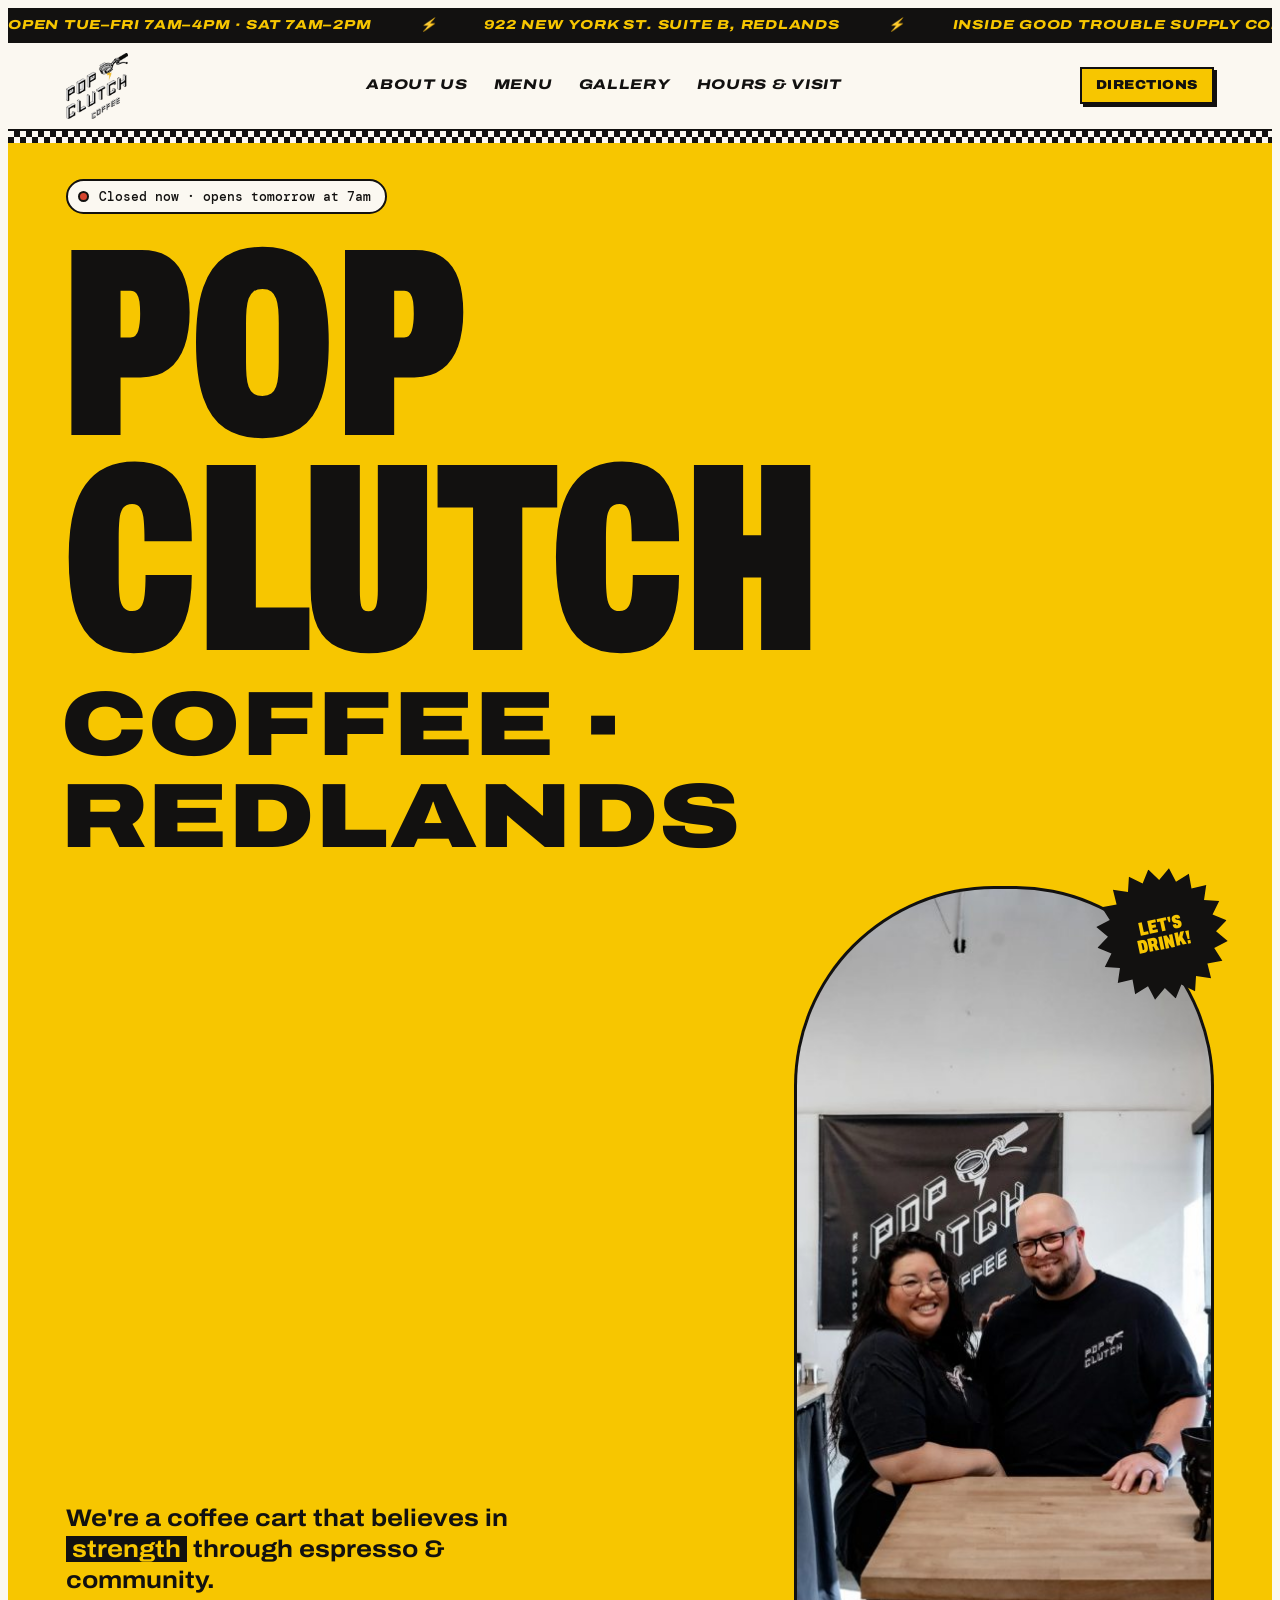
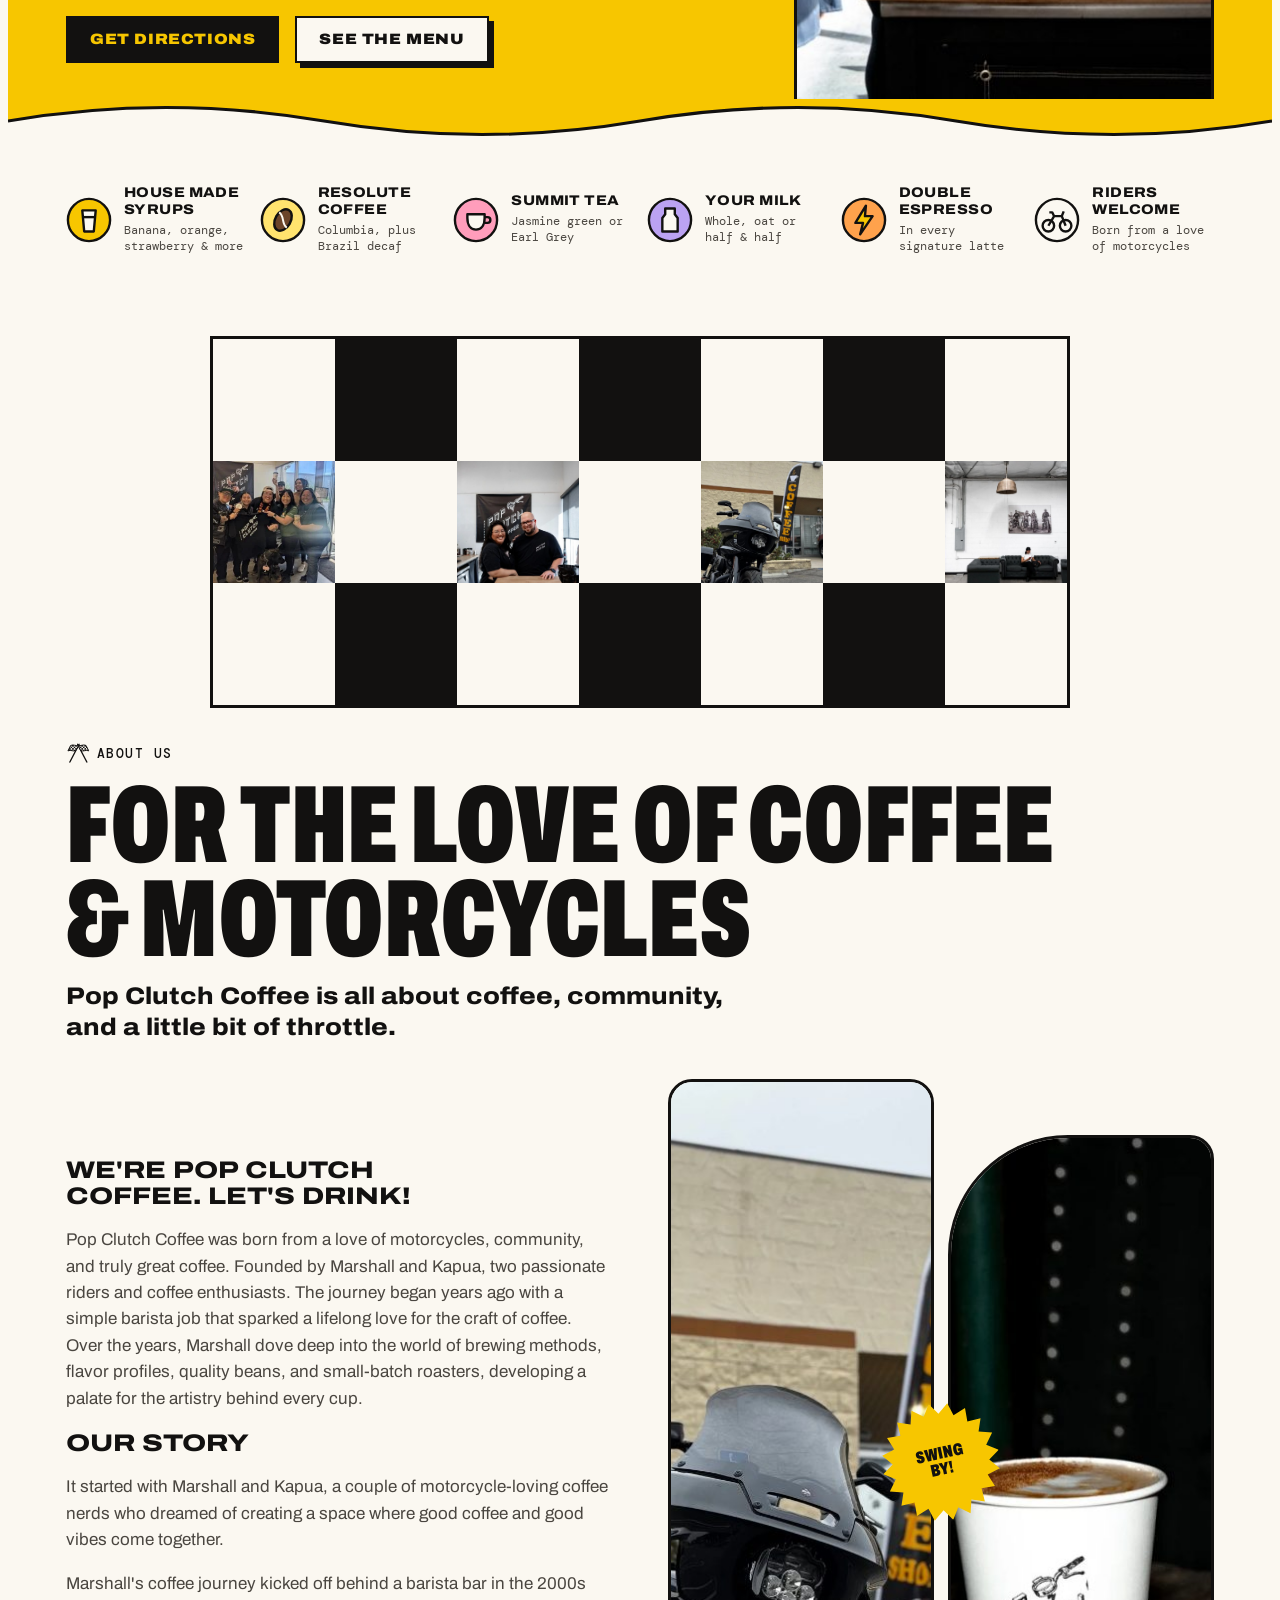
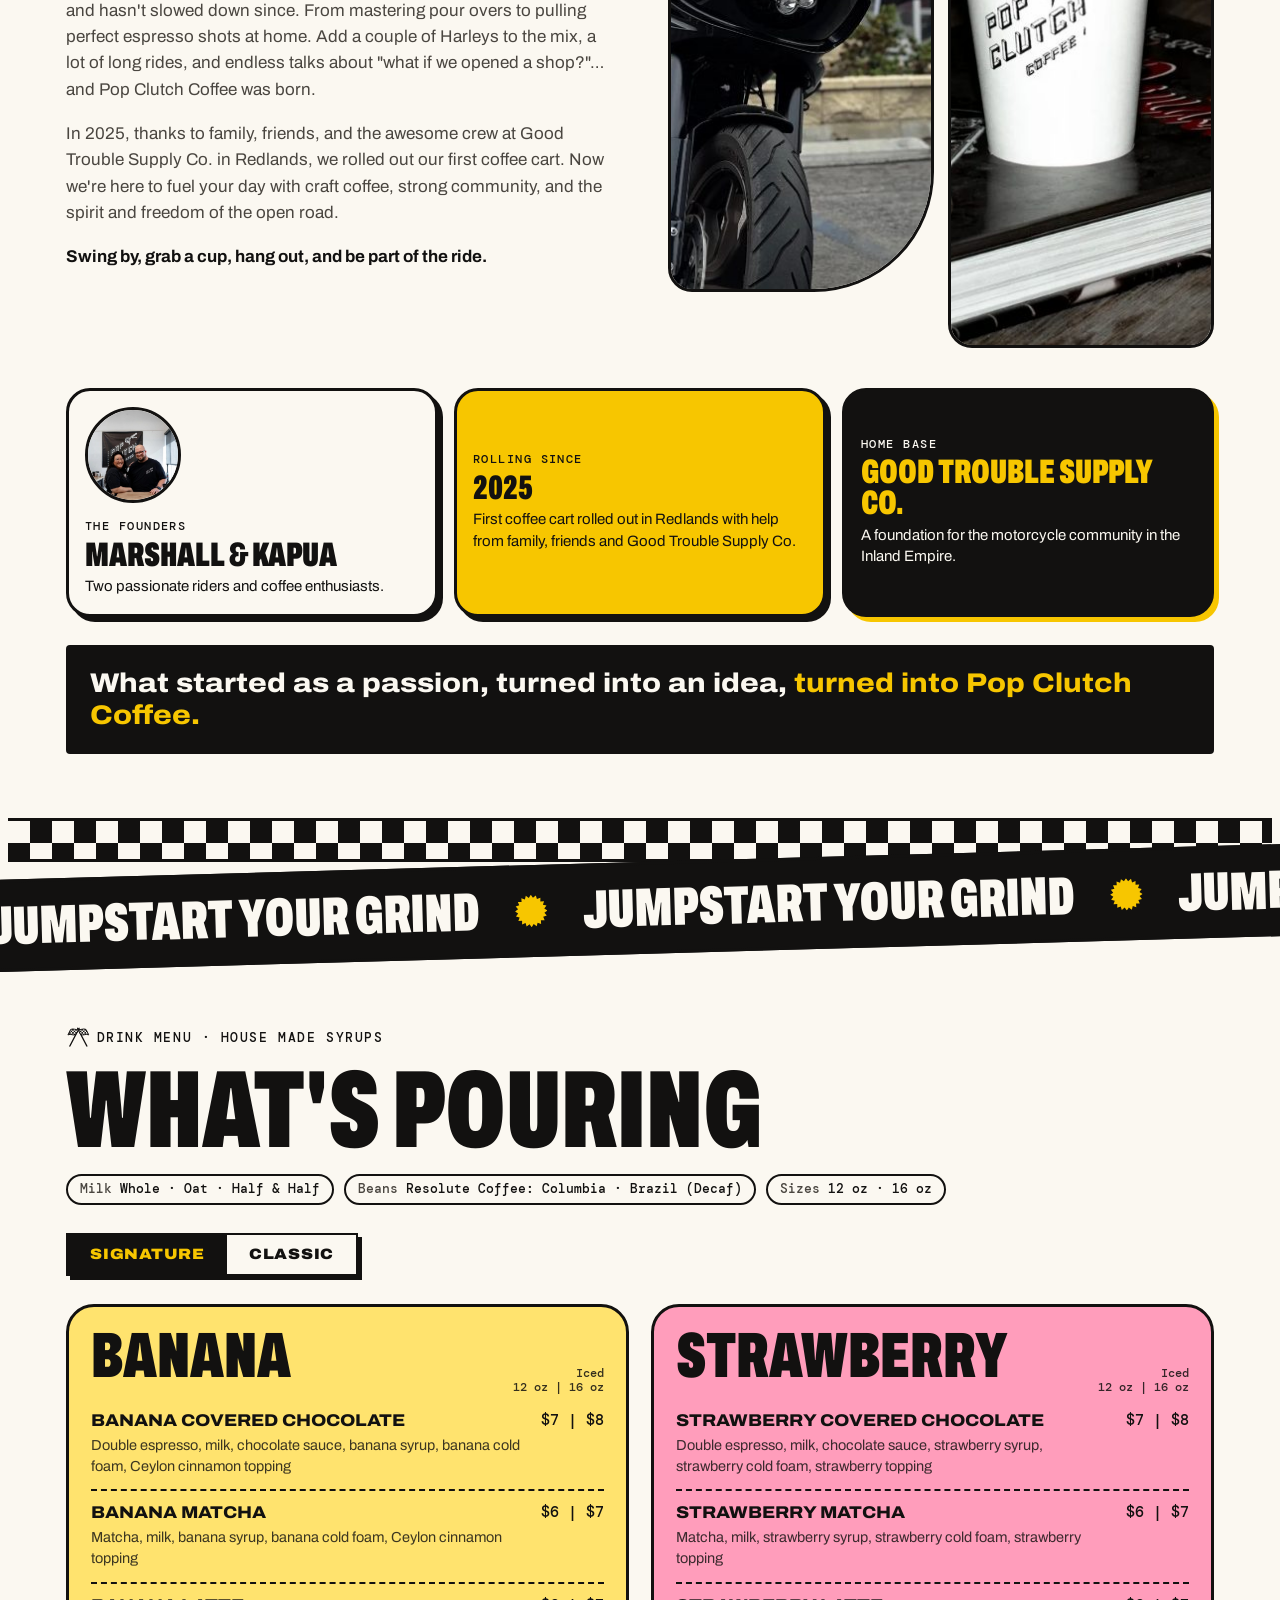
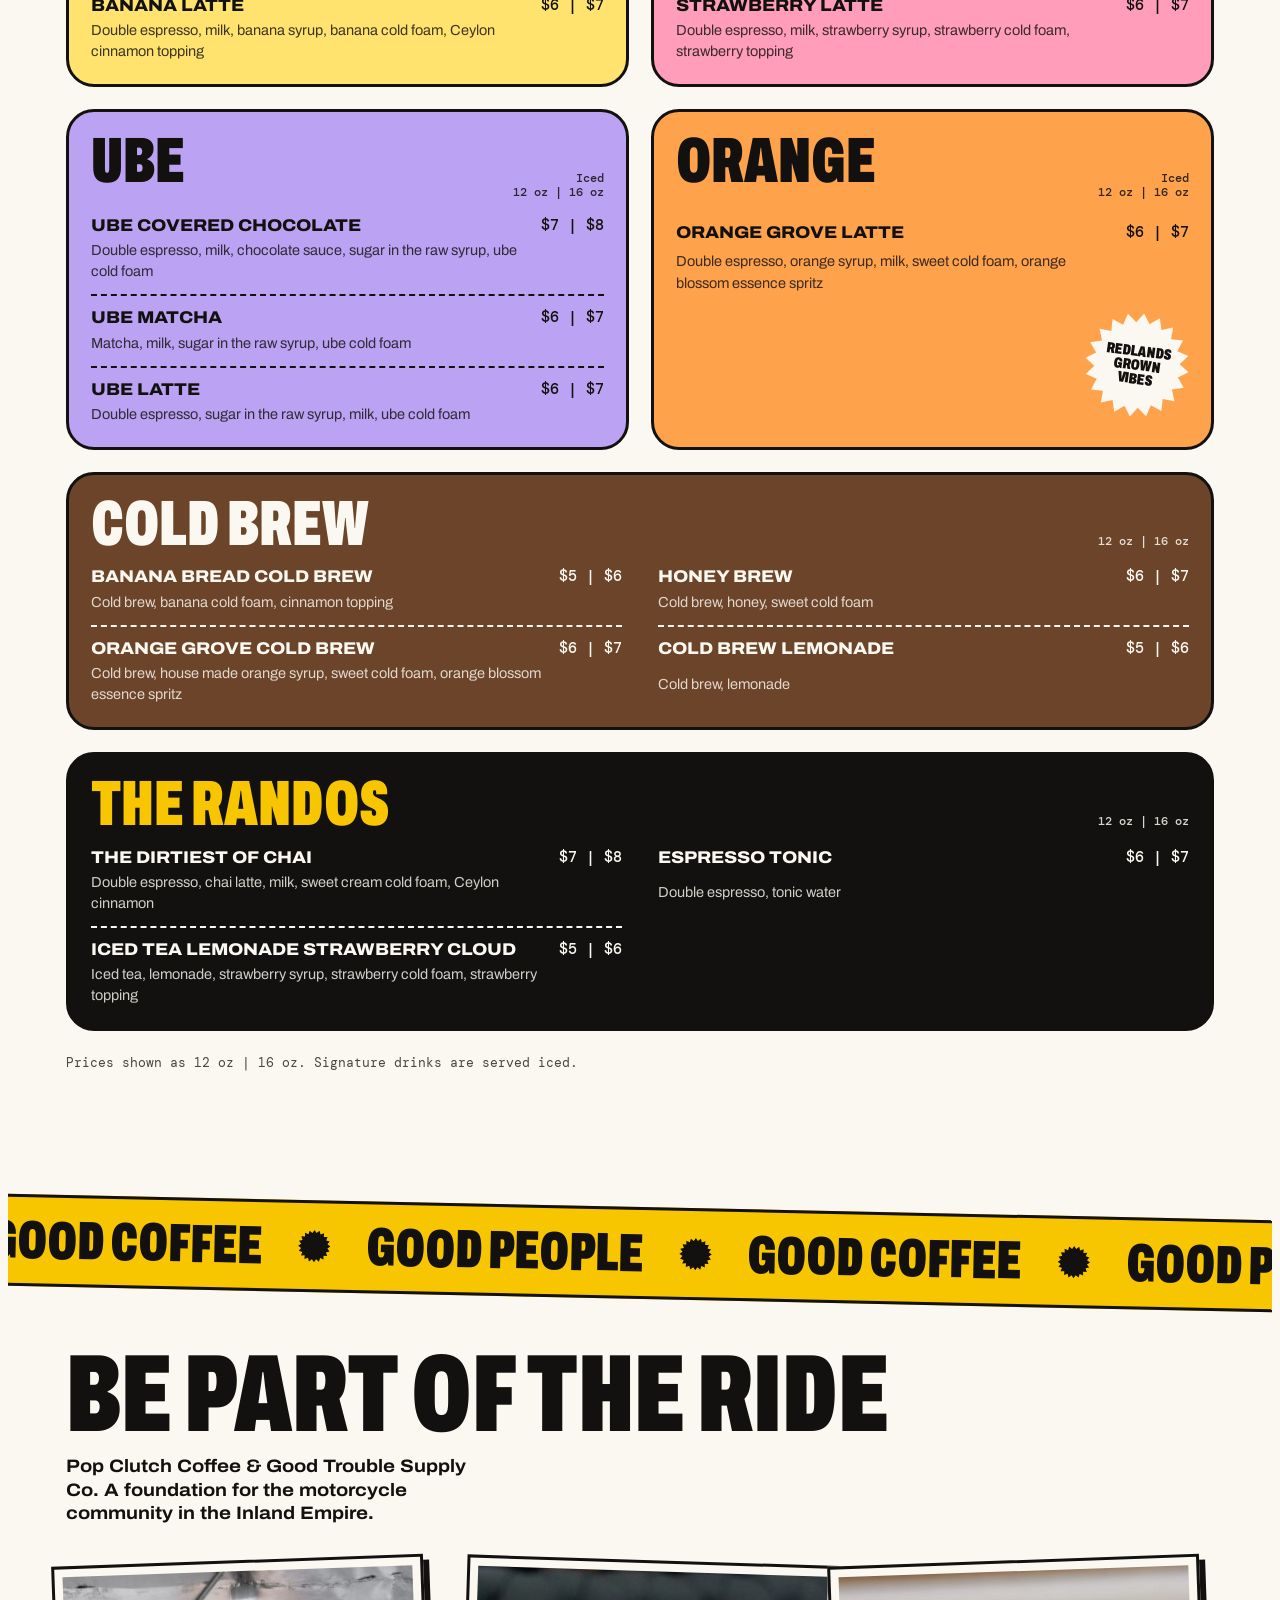
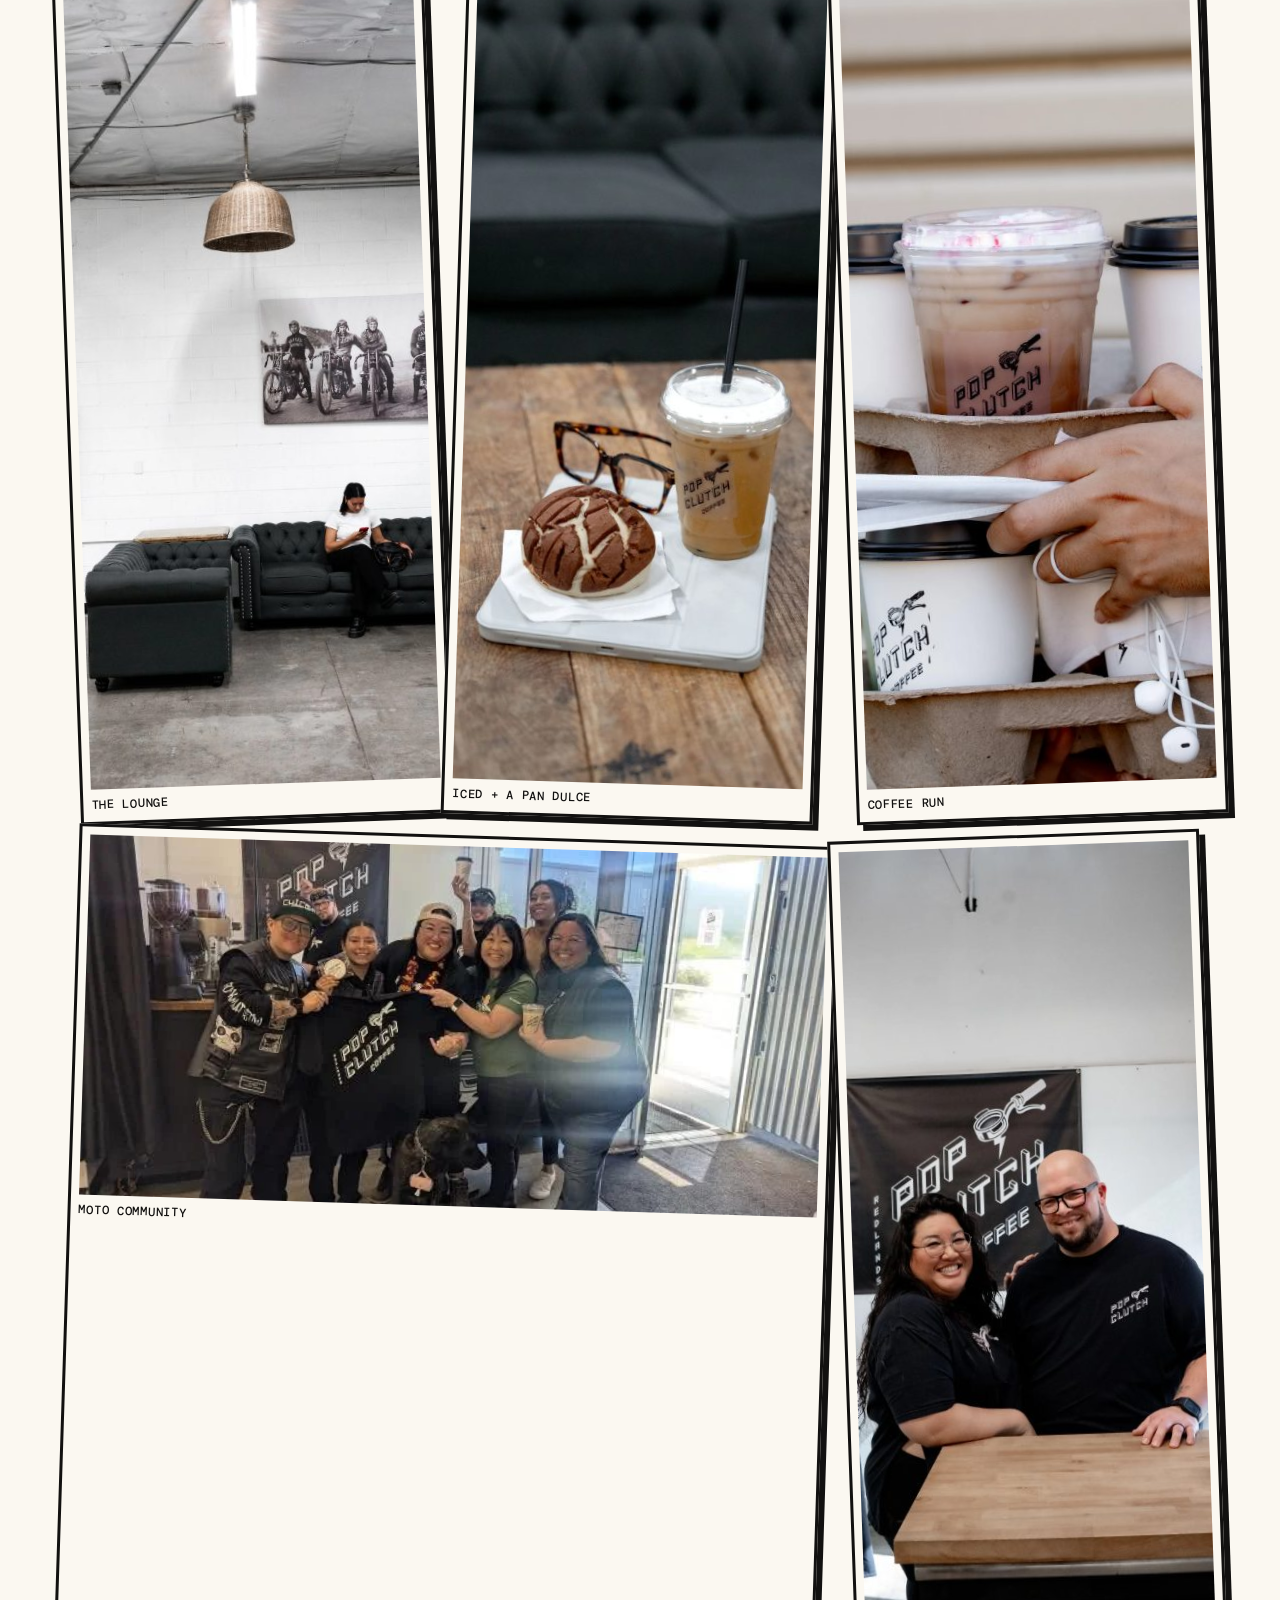
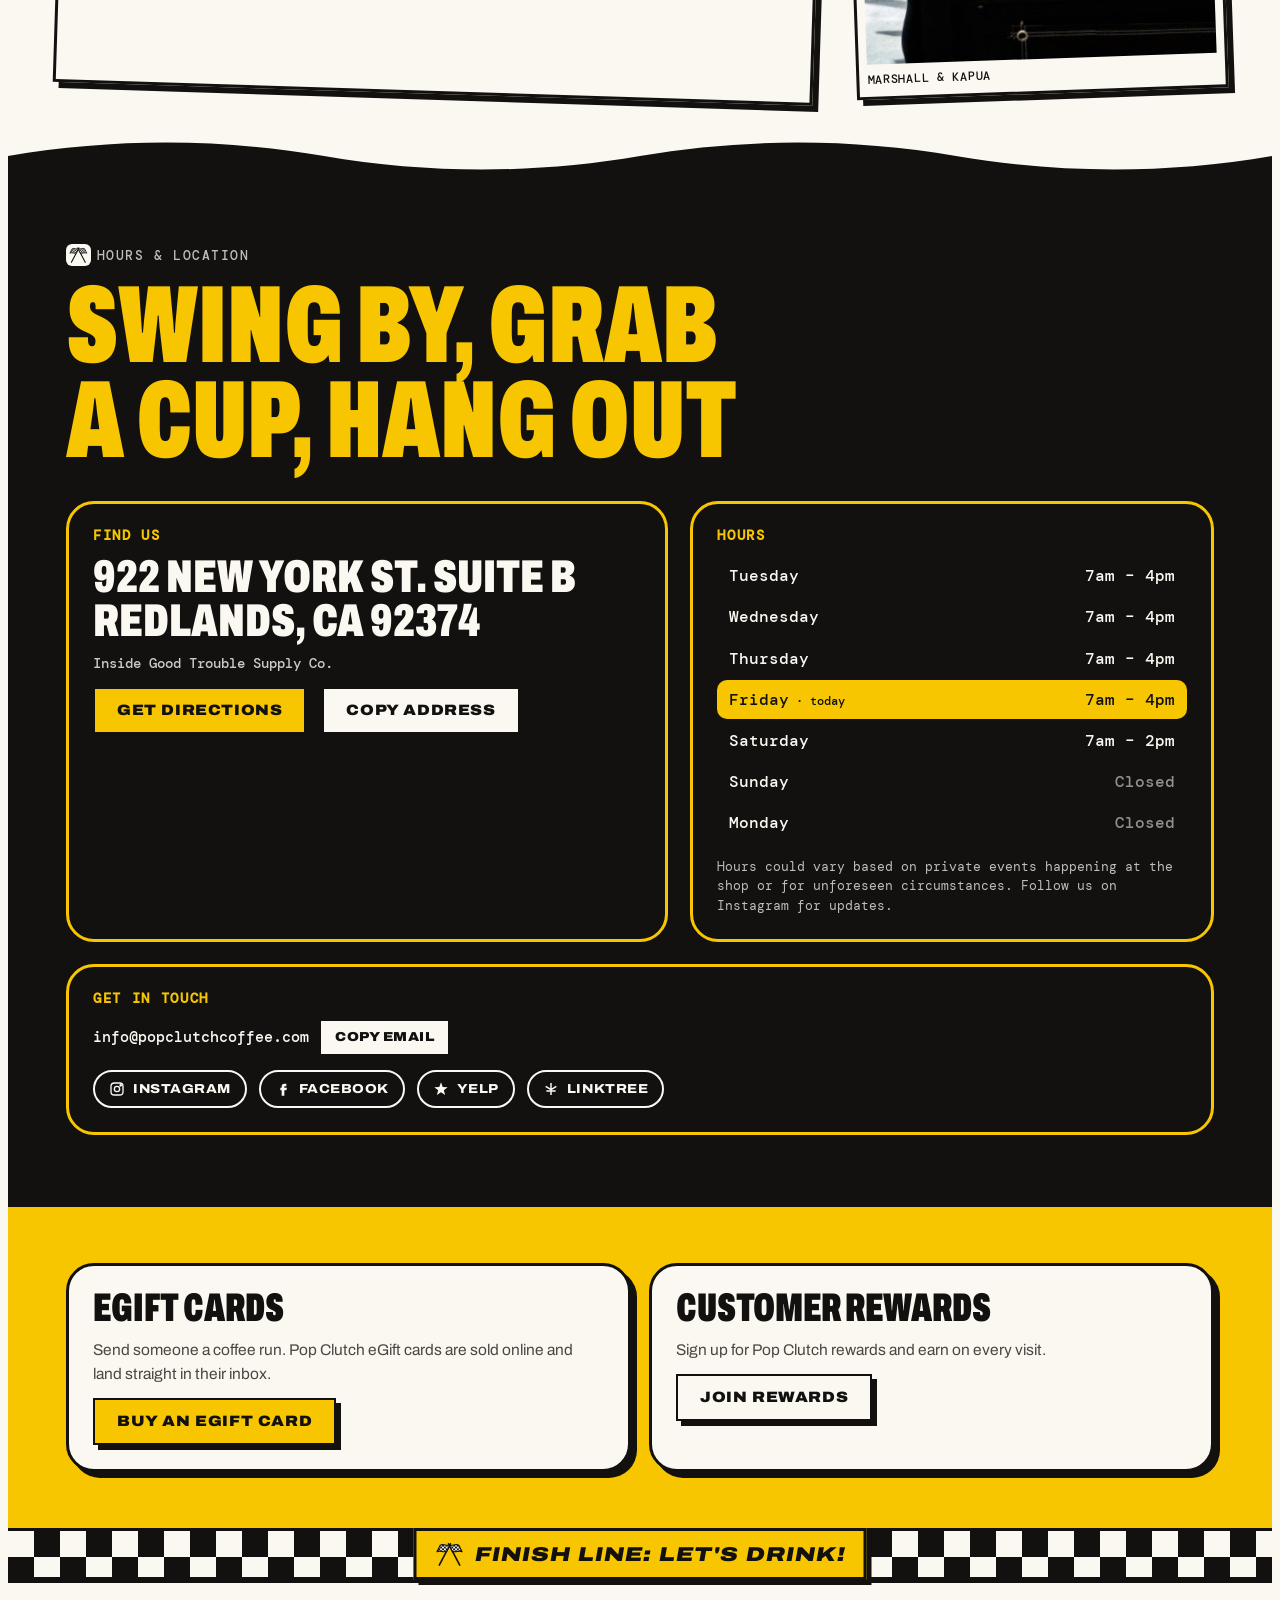
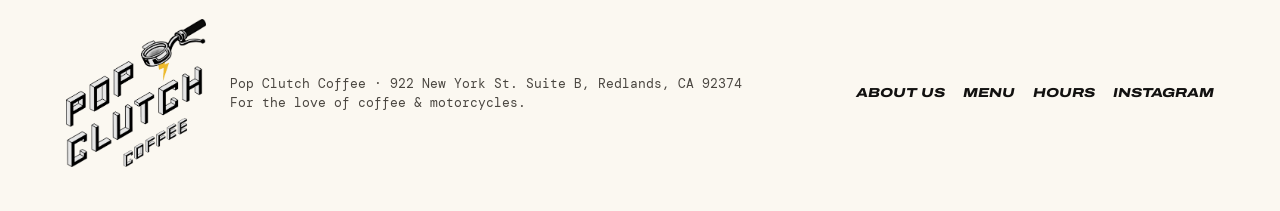
<file: index.html>
<!doctype html>
<html lang="en">
<head>
<meta charset="utf-8">
<meta name="viewport" content="width=device-width, initial-scale=1, viewport-fit=cover">
<title>Pop Clutch Coffee</title>
<meta name="description" content="Pop Clutch Coffee: motorcycle-inspired coffee bar inside Good Trouble Supply Co., 922 New York St. Suite B, Redlands, CA. Open Tuesday to Saturday.">
<link rel="preconnect" href="https://fonts.googleapis.com">
<link rel="preconnect" href="https://fonts.gstatic.com" crossorigin>
<link rel="stylesheet" href="https://fonts.googleapis.com/css2?family=Archivo:ital,wdth,wght@0,62..125,100..900;1,62..125,100..900&family=DM+Mono:wght@400;500&display=swap">
<style>
/* Layout: Fizz-style giant condensed type + sticker shapes and wavy section edges, Bubbly-style announcement ticker,
   italic wide nav and bold flavor-colored tiles. One committed brand look: paper white, ink black, Pop Clutch yellow. */
:root{
  color-scheme: light;
  --paper:#FBF8F1;      /* warm white ground */
  --ink:#121110;        /* logo black */
  --ink-soft:#4A4640;   /* body copy on paper */
  --yellow:#F7C600;     /* site + lightning bolt yellow */
  --yellow-deep:#E0A800;
  --line:#121110;
  --banana:#FFE36E; --straw:#FF9DBB; --ube:#BBA2F2; --orange:#FFA24C; --brew:#6B4429; --rando:#121110;
  --display:"Archivo", "Arial Narrow", "Helvetica Neue", Arial, sans-serif;
  --body:"Archivo", "Helvetica Neue", Arial, sans-serif;
  --mono:"DM Mono", ui-monospace, "SFMono-Regular", Menlo, monospace;
  --gutter-l:max(16px, env(safe-area-inset-left, 0px));
  --gutter-r:max(16px, env(safe-area-inset-right, 0px));
  --star:polygon(50.0% 0.0%,56.4% 9.5%,65.5% 2.4%,68.6% 13.5%,79.4% 9.5%,79.0% 21.0%,90.5% 20.6%,86.5% 31.4%,97.6% 34.5%,90.5% 43.6%,100.0% 50.0%,90.5% 56.4%,97.6% 65.5%,86.5% 68.6%,90.5% 79.4%,79.0% 79.0%,79.4% 90.5%,68.6% 86.5%,65.5% 97.6%,56.4% 90.5%,50.0% 100.0%,43.6% 90.5%,34.5% 97.6%,31.4% 86.5%,20.6% 90.5%,21.0% 79.0%,9.5% 79.4%,13.5% 68.6%,2.4% 65.5%,9.5% 56.4%,0.0% 50.0%,9.5% 43.6%,2.4% 34.5%,13.5% 31.4%,9.5% 20.6%,21.0% 21.0%,20.6% 9.5%,31.4% 13.5%,34.5% 2.4%,43.6% 9.5%);
}
*{box-sizing:border-box}
html{scroll-behavior:smooth}
body{background:var(--paper);color:var(--ink);font-family:var(--body);font-size:17px;line-height:1.55;-webkit-font-smoothing:antialiased;overflow-x:hidden}
body::before{content:"";position:fixed;inset:0 0 auto;height:env(safe-area-inset-top,0px);z-index:60;background:var(--ink)}
a{color:inherit}
img{display:block;max-width:100%}
.wrap{max-width:1180px;margin:0 auto;padding-left:var(--gutter-l);padding-right:var(--gutter-r)}
h1,h2,h3{margin:0;text-wrap:balance}
p{margin:0}
:focus-visible{outline:3px solid var(--ink);outline-offset:3px}

/* ---------- Bubbly: announcement ticker ---------- */
.ticker{background:var(--ink);color:var(--yellow);overflow:hidden;white-space:nowrap;font:italic 800 13px/1 var(--display);font-stretch:125%;letter-spacing:.06em;text-transform:uppercase}
.ticker__track{display:inline-flex;gap:48px;padding-block:11px;animation:slide 38s linear infinite}
.ticker__track span::after{content:"⚡";margin-left:48px;color:var(--paper)}
@keyframes slide{to{transform:translateX(-50%)}}

/* ---------- header ---------- */
.top{position:sticky;top:env(safe-area-inset-top,0px);z-index:50;background:var(--paper);border-bottom:2px solid var(--ink)}
.top__in{display:flex;align-items:center;justify-content:space-between;gap:16px;padding-block:10px}
.brand{display:flex;align-items:center;gap:10px;text-decoration:none}
.brand img{width:62px;height:auto}
.brand b{font:900 18px/0.95 var(--display);font-stretch:62%;text-transform:uppercase;letter-spacing:.02em}
.nav{display:flex;gap:26px;font:italic 800 14px/1 var(--display);font-stretch:125%;text-transform:uppercase;letter-spacing:.05em}
.nav a{text-decoration:none;padding-block:6px;border-bottom:2px solid transparent}
.nav a:hover{border-color:var(--ink)}

/* ---------- buttons: Fizz offset shadow ---------- */
.btn{display:inline-flex;align-items:center;gap:10px;padding:14px 22px;border:2.5px solid var(--ink);background:var(--yellow);color:var(--ink);font:900 15px/1 var(--display);font-stretch:112%;text-transform:uppercase;letter-spacing:.04em;text-decoration:none;box-shadow:5px 5px 0 var(--ink);transition:transform .15s ease, box-shadow .15s ease}
.btn:hover{transform:translate(-2px,-2px);box-shadow:7px 7px 0 var(--ink)}
.btn:active{transform:translate(3px,3px);box-shadow:2px 2px 0 var(--ink)}
.btn--paper{background:var(--paper)}
.btn--ink{background:var(--ink);color:var(--yellow);box-shadow:5px 5px 0 var(--yellow)}
.btn--ink:hover{box-shadow:7px 7px 0 var(--yellow)}
.btn--sm{padding:10px 14px;font-size:13px;box-shadow:3px 3px 0 var(--ink)}

/* ---------- hero ---------- */
.hero{background:var(--yellow);position:relative;overflow:hidden}
.hero__in{position:relative;padding-block:28px 0;display:grid;gap:24px}
.status{display:inline-flex;align-items:center;gap:10px;align-self:start;justify-self:start;background:var(--paper);border:2px solid var(--ink);border-radius:999px;padding:8px 14px 8px 10px;font:500 13px/1.2 var(--mono)}
.status i{width:11px;height:11px;border-radius:50%;background:#1F9D55;border:2px solid var(--ink)}
.status.is-closed i{background:#D6452F}
.mega{font:900 clamp(78px,21vw,300px)/.8 var(--display);font-stretch:62%;text-transform:uppercase;letter-spacing:-.01em;margin-inline:-.02em}
.mega span{display:block}
.mega .sub{font-size:.34em;font-stretch:125%;letter-spacing:.02em;line-height:1;margin-top:.12em}
.hero__grid{display:grid;gap:28px;align-items:end}
.hero__copy{display:grid;gap:20px;padding-bottom:36px}
.hero__copy p{font:700 clamp(19px,2.3vw,24px)/1.3 var(--display);font-stretch:112%;max-width:30ch}
.hero__copy p strong{background:var(--ink);color:var(--yellow);padding:0 .25em}
.ctas{display:flex;flex-wrap:wrap;gap:16px}
.hero__photo{position:relative;justify-self:center;width:min(100%,420px)}
.hero__photo img{border:3px solid var(--ink);border-bottom:0;border-radius:200px 200px 0 0;aspect-ratio:542/700;object-fit:cover;object-position:center 40%;width:100%;background:var(--ink)}
.sticker{position:absolute;width:132px;aspect-ratio:1;clip-path:var(--star);background:var(--ink);display:grid;place-items:center;text-align:center;color:var(--yellow);font:900 19px/.95 var(--display);font-stretch:70%;text-transform:uppercase;transform:rotate(-12deg)}
.hero__photo .sticker{top:-18px;right:-14px}
.sticker--paper{background:var(--paper);color:var(--ink)}
.wave{display:block;width:100%;height:46px}

/* ---------- badges row (Fizz value icons) ---------- */
.badges{background:var(--paper);padding-block:40px 18px}
.badges ul{list-style:none;margin:0;padding:0;display:grid;grid-template-columns:repeat(2,minmax(0,1fr));gap:14px}
.badges li{display:flex;align-items:center;gap:12px;min-width:0;font:800 14px/1.2 var(--display);font-stretch:112%;text-transform:uppercase;letter-spacing:.03em}
.badges svg{flex:none;width:46px;height:46px}
.badges small{display:block;font:400 12px/1.35 var(--mono);text-transform:none;letter-spacing:0;color:var(--ink-soft);margin-top:3px}

/* ---------- section heads ---------- */
.eyebrow{font:500 13px/1 var(--mono);text-transform:uppercase;letter-spacing:.12em}
.h2{font:900 clamp(46px,9vw,110px)/.86 var(--display);font-stretch:62%;text-transform:uppercase}
.h3w{font:800 clamp(22px,3vw,30px)/1.1 var(--display);font-stretch:125%;text-transform:uppercase}

/* ---------- story ---------- */
.story{padding-block:64px}
.story__grid{display:grid;gap:36px}
.story__text{display:grid;gap:18px;min-width:0}
.story__text p{color:var(--ink-soft);max-width:60ch}
.story__text .lede{font:800 21px/1.3 var(--display);font-stretch:112%;color:var(--ink)}
.story__pics{position:relative;display:grid;grid-template-columns:1fr 1fr;gap:14px;align-items:start}
.story__pics img{border:3px solid var(--ink);width:100%;object-fit:cover}
.story__pics .a{aspect-ratio:3/4;border-radius:24px 24px 120px 24px}
.story__pics .b{aspect-ratio:3/4;margin-top:56px;border-radius:120px 24px 24px 24px}
.story__pics .sticker{left:50%;top:44%;translate:-50% -50%;width:118px;font-size:17px;background:var(--yellow);color:var(--ink)}
.pull{margin-top:8px;padding:22px 24px;background:var(--ink);color:var(--paper);font:800 clamp(20px,2.6vw,27px)/1.2 var(--display);font-stretch:112%;border-radius:4px}
.pull span{color:var(--yellow)}

/* ---------- jumpstart marquee ---------- */
.band{background:var(--ink);color:var(--paper);overflow:hidden;white-space:nowrap;border-block:3px solid var(--ink);transform:rotate(-1.6deg);margin-inline:-20px}
.band__track{display:inline-flex;gap:36px;padding-block:16px;animation:slide 26s linear infinite;font:900 clamp(30px,5vw,54px)/1 var(--display);font-stretch:62%;text-transform:uppercase}
.band__track span{display:inline-flex;align-items:center;gap:36px}
.band__track span::after{content:"";width:.6em;height:.6em;background:var(--yellow);clip-path:var(--star)}
.band--y{background:var(--yellow);color:var(--ink);transform:rotate(1.2deg)}
.band--y .band__track{animation-direction:reverse}
.band--y .band__track span::after{background:var(--ink)}

/* ---------- menu ---------- */
.menu{padding-block:72px 64px}
.menu__head{display:grid;gap:16px;margin-bottom:28px}
.menu__meta{display:flex;flex-wrap:wrap;gap:10px}
.chip{border:2px solid var(--ink);border-radius:999px;padding:6px 12px;font:500 12.5px/1.2 var(--mono);background:var(--paper)}
.chip b{font-weight:500;color:var(--ink-soft)}
.tabs{display:inline-flex;border:2.5px solid var(--ink);box-shadow:4px 4px 0 var(--ink);margin-bottom:28px;background:var(--paper)}
.tabs button{appearance:none;border:0;background:transparent;padding:12px 22px;font:900 15px/1 var(--display);font-stretch:112%;letter-spacing:.05em;text-transform:uppercase;cursor:pointer;color:var(--ink)}
.tabs button[aria-selected="true"]{background:var(--ink);color:var(--yellow)}
.families{display:grid;gap:22px}
.fam{border:3px solid var(--ink);border-radius:28px;padding:22px;display:grid;gap:16px;background:var(--c,var(--paper));color:var(--ink);position:relative}
.fam--dark{color:var(--paper)}
.fam__top{display:flex;justify-content:space-between;align-items:baseline;gap:12px}
.fam h3{font:900 clamp(40px,6vw,64px)/.85 var(--display);font-stretch:62%;text-transform:uppercase}
.fam__sizes{font:500 12px/1.2 var(--mono);text-align:right;opacity:.85}
.items{list-style:none;margin:0;padding:0;display:grid;gap:12px}
.item{display:grid;grid-template-columns:minmax(0,1fr) auto;gap:4px 16px;padding-top:12px;border-top:2px dashed currentColor}
.item:first-child{border-top:0;padding-top:0}
.item h4{margin:0;font:800 17px/1.2 var(--display);font-stretch:112%;text-transform:uppercase}
.item p{grid-column:1/2;font-size:14.5px;line-height:1.45;opacity:.82}
.price{font:500 15px/1.2 var(--mono);white-space:nowrap;font-variant-numeric:tabular-nums}
.classic{display:grid;gap:22px}
.board{border:3px solid var(--ink);border-radius:28px;padding:22px;background:var(--paper)}
.board h3{font:900 44px/.9 var(--display);font-stretch:62%;text-transform:uppercase;margin-bottom:14px}
.board .item{border-top-style:solid;border-top-width:1.5px}
.addons{background:var(--ink);color:var(--paper)}
.addons dl{margin:0;display:grid;gap:14px}
.addons div{display:grid;grid-template-columns:minmax(0,1fr) auto;gap:2px 14px;padding-top:12px;border-top:1.5px solid rgba(251,248,241,.25)}
.addons div:first-child{border-top:0;padding-top:0}
.addons dt{font:800 15px/1.2 var(--display);font-stretch:112%;text-transform:uppercase;color:var(--yellow)}
.addons dd{margin:0;grid-column:1/2;font-size:14.5px;opacity:.85}
.addons .price{grid-column:2;grid-row:1/3;align-self:center}
.menu__note{margin-top:22px;font:400 13px/1.5 var(--mono);color:var(--ink-soft)}

/* ---------- gallery ---------- */
.gallery{padding-block:70px 40px;overflow:hidden}
.gallery__head{display:flex;flex-wrap:wrap;justify-content:space-between;align-items:end;gap:14px;margin-bottom:34px}
.gallery__head p{font:700 18px/1.3 var(--display);font-stretch:112%;max-width:36ch}
.pics{display:grid;grid-template-columns:repeat(2,minmax(0,1fr));gap:16px}
.pics figure{margin:0;border:3px solid var(--ink);background:var(--paper);padding:8px 8px 10px;box-shadow:6px 6px 0 var(--ink)}
.pics img{width:100%;aspect-ratio:4/5;object-fit:cover}
.pics figcaption{font:500 12px/1.2 var(--mono);text-transform:uppercase;letter-spacing:.06em;padding-top:8px}
.pics figure:nth-child(odd){transform:rotate(-2deg)}
.pics figure:nth-child(even){transform:rotate(1.8deg)}
.pics .wide{grid-column:1/-1}
.pics .wide img{aspect-ratio:16/9}

/* ---------- visit ---------- */
.visit{background:var(--ink);color:var(--paper);position:relative}
.visit__in{padding-block:64px 72px;display:grid;gap:34px}
.visit .h2{color:var(--yellow)}
.visit__grid{display:grid;gap:22px}
.card{border:3px solid var(--yellow);border-radius:28px;padding:24px;display:grid;gap:14px;align-content:start;min-width:0}
.card h3{font:800 14px/1 var(--mono);text-transform:uppercase;letter-spacing:.12em;color:var(--yellow)}
.addr{font:900 clamp(30px,4.6vw,46px)/.95 var(--display);font-stretch:70%;text-transform:uppercase}
.addr small{display:block;font:500 14px/1.4 var(--mono);text-transform:none;margin-top:10px;color:rgba(251,248,241,.8)}
.hours{list-style:none;margin:0;padding:0;display:grid;gap:2px;font:500 16px/1.2 var(--mono);font-variant-numeric:tabular-nums}
.hours li{display:flex;justify-content:space-between;gap:12px;padding:10px 12px;border-radius:10px}
.hours li.closed span:last-child{opacity:.55}
.hours li.today{background:var(--yellow);color:var(--ink)}
.hours li.today span:first-child::after{content:" · today";font-size:12px}
.fine{font:400 13px/1.5 var(--mono);color:rgba(251,248,241,.75)}
.links{display:flex;flex-wrap:wrap;gap:12px}
.links a{display:inline-flex;align-items:center;gap:8px;border:2px solid var(--paper);border-radius:999px;padding:9px 14px;text-decoration:none;font:800 13px/1 var(--display);font-stretch:112%;text-transform:uppercase;letter-spacing:.04em}
.links a:hover{background:var(--paper);color:var(--ink)}
.links svg{width:16px;height:16px}
.copyrow{display:flex;flex-wrap:wrap;align-items:center;gap:10px}
.copyrow code{font:500 15px/1.3 var(--mono);user-select:all;word-break:break-all}

/* ---------- extras ---------- */
.extras{background:var(--yellow);padding-block:56px}
.extras__grid{display:grid;gap:18px}
.tile{background:var(--paper);border:3px solid var(--ink);border-radius:28px;padding:24px;display:grid;gap:12px;box-shadow:6px 6px 0 var(--ink);align-content:start}
.tile h3{font:900 40px/.9 var(--display);font-stretch:62%;text-transform:uppercase}
.tile p{color:var(--ink-soft);font-size:15.5px}
.tile .btn{justify-self:start}

/* ---------- footer ---------- */
.foot{background:var(--paper);border-top:3px solid var(--ink)}
.foot__in{padding-block:36px;display:grid;gap:24px;align-items:center}
.foot__logo{width:140px}
.foot p{font:400 13px/1.5 var(--mono);color:var(--ink-soft)}
.foot nav{display:flex;flex-wrap:wrap;gap:18px;font:italic 800 13px/1 var(--display);font-stretch:125%;text-transform:uppercase}
.foot nav a{text-decoration:none}

/* ---------- responsive ---------- */
@media (max-width:760px){
  .nav{display:none}
  .top .btn{padding:10px 12px;font-size:12px;box-shadow:3px 3px 0 var(--ink)}
}
@media (min-width:640px){
  .badges ul{grid-template-columns:repeat(3,minmax(0,1fr))}
  .pics{grid-template-columns:repeat(3,minmax(0,1fr))}
  .pics .wide{grid-column:span 2}
  .extras__grid{grid-template-columns:repeat(2,minmax(0,1fr))}
}
@media (min-width:900px){
  .hero__in{padding-block:36px 0}
  .hero__grid{grid-template-columns:minmax(0,1.1fr) minmax(0,.9fr)}
  .hero__photo{justify-self:end}
  .badges ul{grid-template-columns:repeat(6,minmax(0,1fr))}
  .story__grid{grid-template-columns:minmax(0,1fr) minmax(0,1fr);gap:56px;align-items:center}
  .families{grid-template-columns:repeat(2,minmax(0,1fr))}
  .fam--wide{grid-column:1/-1}
  .fam--wide .items{grid-template-columns:repeat(2,minmax(0,1fr));column-gap:36px}
  .fam--wide .item:nth-child(2){border-top:0;padding-top:0}
  .classic{grid-template-columns:repeat(3,minmax(0,1fr))}
  .visit__grid{grid-template-columns:1.15fr 1fr}
  .visit__grid .card--wide{grid-column:1/-1}
  .foot__in{grid-template-columns:auto 1fr auto}
}

/* ---------- about extras ---------- */
.about__head{display:grid;gap:14px;margin-bottom:36px}
.about__head .lede{font:800 clamp(19px,2.4vw,24px)/1.3 var(--display);font-stretch:112%;max-width:40ch}
.story__text .h3w{font-size:clamp(19px,2.4vw,24px)}
.story__text strong{color:var(--ink)}
.facts{list-style:none;margin:40px 0 0;padding:0;display:grid;gap:16px}
.fact{display:grid;grid-template-columns:auto minmax(0,1fr);gap:16px;align-items:center;border:3px solid var(--ink);border-radius:24px;padding:16px;background:var(--paper);box-shadow:5px 5px 0 var(--ink)}
.fact img{width:84px;height:84px;object-fit:cover;object-position:center 35%;border-radius:50%;border:3px solid var(--ink)}
.fact > div{grid-column:-2/-1;min-width:0}
.fact--y,.fact--ink{grid-template-columns:minmax(0,1fr)}
.fact--y{background:var(--yellow)}
.fact--ink{background:var(--ink);color:var(--paper);box-shadow:5px 5px 0 var(--yellow)}
.fact__k{font:500 12px/1.2 var(--mono);text-transform:uppercase;letter-spacing:.12em;margin-bottom:6px}
.fact__v{font:900 34px/.9 var(--display);font-stretch:62%;text-transform:uppercase;margin-bottom:6px}
.fact--ink .fact__v{color:var(--yellow)}
.fact p:last-child{font-size:15px;line-height:1.45}
.story .pull{margin-top:28px}

/* ---------- mobile nav + action bar ---------- */
.top__actions{display:flex;align-items:center;gap:10px}
.burger{display:none;align-items:center;gap:8px;min-height:44px;padding:0 12px;border:2.5px solid var(--ink);background:var(--paper);color:var(--ink);font:900 13px/1 var(--display);font-stretch:112%;text-transform:uppercase;letter-spacing:.04em;cursor:pointer}
.burger__bars,.burger__bars::before,.burger__bars::after{display:block;width:18px;height:2.5px;background:currentColor;position:relative;content:""}
.burger__bars::before{position:absolute;top:-6px}
.burger__bars::after{position:absolute;top:6px}
.burger[aria-expanded="true"] .burger__bars{background:transparent}
.burger[aria-expanded="true"] .burger__bars::before{top:0;transform:rotate(45deg)}
.burger[aria-expanded="true"] .burger__bars::after{top:0;transform:rotate(-45deg)}
.mnav{border-top:2px solid var(--ink);background:var(--yellow);display:grid;padding-left:var(--gutter-l);padding-right:var(--gutter-r)}
.mnav[hidden],[hidden]{display:none!important}
.mnav a{display:block;padding-block:16px;border-bottom:2px solid var(--ink);text-decoration:none;font:900 30px/1 var(--display);font-stretch:62%;text-transform:uppercase}
.mnav a:last-child{border-bottom:0}
.actionbar{display:none}

@media (max-width:760px){
  body{font-size:16.5px;-webkit-text-size-adjust:100%;padding-bottom:calc(70px + env(safe-area-inset-bottom,0px))}
  .burger{display:inline-flex}
  .top .btn--sm{display:none}
  .brand img{width:52px}
  .actionbar{display:grid;grid-template-columns:repeat(3,1fr);position:fixed;left:0;right:0;bottom:0;z-index:55;background:var(--ink);border-top:3px solid var(--yellow);padding:6px max(10px,env(safe-area-inset-right,0px)) calc(6px + env(safe-area-inset-bottom,0px)) max(10px,env(safe-area-inset-left,0px));gap:6px}
  .actionbar a{display:flex;flex-direction:column;align-items:center;justify-content:center;gap:4px;min-height:54px;color:var(--paper);text-decoration:none;font:800 12px/1 var(--display);font-stretch:112%;text-transform:uppercase;letter-spacing:.05em;border-radius:12px}
  .actionbar a:first-child{background:var(--yellow);color:var(--ink)}
  .actionbar svg{width:22px;height:22px}
  [id]{scroll-margin-top:80px}

  .hero__in{gap:18px;padding-block:20px 0}
  .hero__copy{padding-bottom:28px}
  .hero__copy p{font-size:19px}
  .ctas{flex-direction:column;align-items:stretch;gap:14px}
  .ctas .btn{justify-content:center;min-height:52px}
  .hero__photo{width:min(82%,340px)}
  .hero__photo .sticker{width:104px;font-size:16px;right:-20px;top:-10px}

  .badges{padding-block:30px 10px}
  .badges ul{gap:16px 12px}
  .badges li{font-size:12.5px;font-stretch:100%;gap:10px;align-items:flex-start}
  .badges svg{width:38px;height:38px}
  .badges small{font-size:11.5px}

  .story{padding-block:48px}
  .story__grid{gap:30px}
  .story__pics .sticker{width:92px;font-size:14px}
  .story__pics .b{margin-top:40px}
  .pull{padding:18px}

  .menu{padding-block:52px 44px}
  .menu__meta{gap:8px}
  .chip{font-size:12px}
  .tabs{display:flex;width:100%}
  .tabs button{flex:1;min-height:50px;padding:12px 8px}
  .fam{padding:18px;border-radius:22px}
  .fam h3{font-size:42px}
  .item h4{font-size:15.5px}
  .item p{font-size:14px}
  .price{font-size:14px}
  .board{padding:18px;border-radius:22px}

  .gallery{padding-block:52px 32px}
  .pics{gap:14px}
  .pics figure{padding:6px 6px 8px;box-shadow:4px 4px 0 var(--ink)}
  .pics figure:nth-child(odd){transform:rotate(-1.2deg)}
  .pics figure:nth-child(even){transform:rotate(1.2deg)}

  .visit__in{padding-block:44px 52px;gap:26px}
  .card{padding:20px;border-radius:22px}
  .addr{font-size:32px}
  .hours li{padding:12px 10px}
  .links a{min-height:44px;padding:10px 14px}
  .copyrow .btn{min-height:44px}
  .extras{padding-block:44px}
  .tile{padding:20px;border-radius:22px}
  .tile .btn{justify-self:stretch;justify-content:center;min-height:50px}
  .foot nav a{padding-block:8px}
}
@media (min-width:761px){ .mnav{display:none!important} }
@media (min-width:640px){
  .facts{grid-template-columns:repeat(3,minmax(0,1fr))}
  .fact{grid-template-columns:minmax(0,1fr)}
  .fact img{width:96px;height:96px}
  .fact > div{grid-column:auto}
}

/* ---------- checkered race flags (from Pop Clutch's own site) ---------- */
.checker{--sq:22px;height:calc(var(--sq) * 2);background:repeating-conic-gradient(var(--ink) 0 25%, var(--paper) 0 50%) 0 0/calc(var(--sq) * 2) calc(var(--sq) * 2);border-block:3px solid var(--ink)}
.checker--thin{--sq:9px;height:calc(var(--sq) * 2);border-block-width:0}
.top{border-bottom:0}
.top::after{content:"";display:block;height:12px;background:repeating-conic-gradient(var(--ink) 0 25%, var(--paper) 0 50%) 0 0/12px 12px;border-top:2px solid var(--ink)}
.checkgrid{display:grid;grid-template-columns:repeat(7,minmax(0,1fr));border:3px solid var(--ink);margin:0 auto 34px;max-width:860px;background:var(--paper)}
.checkgrid > *{aspect-ratio:1;margin:0}
.checkgrid .k{background:var(--ink)}
.checkgrid .w{background:var(--paper)}
.checkgrid img{width:100%;height:100%;object-fit:cover}
.flags{display:inline-block;width:1.9em;height:1.66em;vertical-align:-.45em;margin-right:.45em;overflow:visible}
.finish{position:relative;background:var(--ink)}
.finish .checker{--sq:26px}
.finish__tag{position:absolute;left:50%;top:50%;translate:-50% -50%;background:var(--yellow);color:var(--ink);border:3px solid var(--ink);box-shadow:5px 5px 0 var(--ink);padding:10px 18px;font:italic 900 clamp(15px,2.4vw,20px)/1 var(--display);font-stretch:125%;text-transform:uppercase;letter-spacing:.05em;white-space:nowrap;display:flex;align-items:center;gap:10px}
.finish__tag .flags{width:30px;height:26px;margin:0}
@media (max-width:760px){.finish__tag{white-space:normal;max-width:calc(100% - 32px);text-align:center;font-size:14px;padding:8px 14px}.checker{--sq:16px}.finish .checker{--sq:18px}.checkgrid{margin-bottom:26px}}

@media (prefers-reduced-motion:reduce){
  .ticker__track,.band__track{animation:none}
  .btn{transition:none}
  html{scroll-behavior:auto}
}
</style>
</head>
<body>
<svg width="0" height="0" style="position:absolute" aria-hidden="true" focusable="false">
  <defs>
    <pattern id="chk" width="8" height="8" patternUnits="userSpaceOnUse"><rect width="8" height="8" fill="#FBF8F1"/><rect width="4" height="4" fill="#121110"/><rect x="4" y="4" width="4" height="4" fill="#121110"/></pattern>
    <symbol id="flags" viewBox="0 0 64 56">
      <path d="M10 52 34 6" stroke="#121110" stroke-width="3.5" stroke-linecap="round"/>
      <path d="M54 52 30 6" stroke="#121110" stroke-width="3.5" stroke-linecap="round"/>
      <path d="M33 8c-8 4-13-3-21 1l-7 14c8-4 13 3 21-1z" fill="url(#chk)" stroke="#121110" stroke-width="2.5" stroke-linejoin="round"/>
      <path d="M31 8c8 4 13-3 21 1l7 14c-8-4-13 3-21-1z" fill="url(#chk)" stroke="#121110" stroke-width="2.5" stroke-linejoin="round"/>
    </symbol>
  </defs>
</svg>


<div class="ticker" aria-label="Shop announcements">
  <div class="ticker__track" aria-hidden="true">
    <span>Open Tue–Fri 7am–4pm · Sat 7am–2pm</span><span>922 New York St. Suite B, Redlands</span><span>Inside Good Trouble Supply Co.</span><span>House made syrups</span><span>For the love of coffee &amp; motorcycles</span>
    <span>Open Tue–Fri 7am–4pm · Sat 7am–2pm</span><span>922 New York St. Suite B, Redlands</span><span>Inside Good Trouble Supply Co.</span><span>House made syrups</span><span>For the love of coffee &amp; motorcycles</span>
  </div>
</div>

<header class="top">
  <div class="wrap top__in">
    <a class="brand" href="#top" aria-label="Pop Clutch Coffee, back to top">
      <img src="images/logo.png" alt="Pop Clutch Coffee logo" width="62" height="66">
    </a>
    <nav class="nav" aria-label="Main">
      <a href="#about">About Us</a><a href="#menu">Menu</a><a href="#gallery">Gallery</a><a href="#visit">Hours &amp; Visit</a>
    </nav>
    <div class="top__actions">
      <a class="btn btn--sm" href="https://www.google.com/maps/dir/?api=1&amp;destination=922%20New%20York%20St%20Suite%20B%2C%20Redlands%2C%20CA%2092374" target="_blank" rel="noopener">Directions</a>
      <button class="burger" type="button" id="menu-toggle" aria-expanded="false" aria-controls="mobile-nav"><span class="burger__bars" aria-hidden="true"></span><span class="burger__label">Menu</span></button>
    </div>
  </div>
  <nav class="mnav" id="mobile-nav" aria-label="Mobile" hidden>
    <a href="#about">About Us</a><a href="#menu">Drink Menu</a><a href="#gallery">Gallery</a><a href="#visit">Hours &amp; Location</a><a href="https://www.instagram.com/popclutchcoffee/" target="_blank" rel="noopener">Instagram</a>
  </nav>
</header>

<main id="top">
  <!-- HERO -->
  <section class="hero" aria-labelledby="hero-title">
    <div class="wrap hero__in">
      <p class="status" id="status" role="status"><i aria-hidden="true"></i><span id="status-text">Open Tue–Sat in Redlands</span></p>
      <h1 class="mega" id="hero-title"><span>Pop</span><span>Clutch</span><span class="sub">Coffee · Redlands</span></h1>
      <div class="hero__grid">
        <div class="hero__copy">
          <p>We're a coffee cart that believes in <strong>strength</strong> through espresso &amp; community.</p>
          <div class="ctas">
            <a class="btn btn--ink" href="https://www.google.com/maps/dir/?api=1&amp;destination=922%20New%20York%20St%20Suite%20B%2C%20Redlands%2C%20CA%2092374" target="_blank" rel="noopener">Get directions</a>
            <a class="btn btn--paper" href="#menu">See the menu</a>
          </div>
        </div>
        <div class="hero__photo">
          <img src="images/owners.jpg" alt="Kapua and Marshall, owners of Pop Clutch Coffee, behind the bar under their Pop Clutch banner" width="542" height="813">
          <div class="sticker" aria-hidden="true">Let's<br>drink!</div>
        </div>
      </div>
    </div>
    <svg class="wave" viewBox="0 0 1440 46" preserveAspectRatio="none" aria-hidden="true"><path d="M0 46V22C120 4 240 4 360 22s240 18 360 0 240-18 360 0 240 18 360 0V46Z" fill="#FBF8F1"/><path d="M0 22C120 4 240 4 360 22s240 18 360 0 240-18 360 0 240 18 360 0" fill="none" stroke="#121110" stroke-width="3"/></svg>
  </section>

  <!-- BADGES -->
  <section class="badges" aria-label="What's in the cup">
    <div class="wrap">
      <ul>
        <li><svg viewBox="0 0 48 48" aria-hidden="true"><circle cx="24" cy="24" r="22" fill="#F7C600" stroke="#121110" stroke-width="2.5"/><path d="M17 14h14l-2 22H19z" fill="#FBF8F1" stroke="#121110" stroke-width="2.5" stroke-linejoin="round"/><path d="M18 21h12" stroke="#121110" stroke-width="2.5"/></svg><span>House made syrups<small>Banana, orange, strawberry &amp; more</small></span></li>
        <li><svg viewBox="0 0 48 48" aria-hidden="true"><circle cx="24" cy="24" r="22" fill="#FFE36E" stroke="#121110" stroke-width="2.5"/><ellipse cx="24" cy="24" rx="8" ry="12" fill="#6B4429" stroke="#121110" stroke-width="2.5" transform="rotate(30 24 24)"/><path d="M20 16c6 4 2 12 8 16" fill="none" stroke="#FBF8F1" stroke-width="2"/></svg><span>Resolute Coffee<small>Columbia, plus Brazil decaf</small></span></li>
        <li><svg viewBox="0 0 48 48" aria-hidden="true"><circle cx="24" cy="24" r="22" fill="#FF9DBB" stroke="#121110" stroke-width="2.5"/><path d="M15 18h18v4c0 8-4 12-9 12s-9-4-9-12z" fill="#FBF8F1" stroke="#121110" stroke-width="2.5" stroke-linejoin="round"/><path d="M33 21h3a3 3 0 0 1 0 6h-3" fill="none" stroke="#121110" stroke-width="2.5"/></svg><span>Summit Tea<small>Jasmine green or Earl Grey</small></span></li>
        <li><svg viewBox="0 0 48 48" aria-hidden="true"><circle cx="24" cy="24" r="22" fill="#BBA2F2" stroke="#121110" stroke-width="2.5"/><path d="M19 12h10v6l3 4v14H16V22l3-4z" fill="#FBF8F1" stroke="#121110" stroke-width="2.5" stroke-linejoin="round"/></svg><span>Your milk<small>Whole, oat or half &amp; half</small></span></li>
        <li><svg viewBox="0 0 48 48" aria-hidden="true"><circle cx="24" cy="24" r="22" fill="#FFA24C" stroke="#121110" stroke-width="2.5"/><path d="M26 9 15 27h8l-3 12 13-19h-8z" fill="#F7C600" stroke="#121110" stroke-width="2.5" stroke-linejoin="round"/></svg><span>Double espresso<small>In every signature latte</small></span></li>
        <li><svg viewBox="0 0 48 48" aria-hidden="true"><circle cx="24" cy="24" r="22" fill="#FBF8F1" stroke="#121110" stroke-width="2.5"/><circle cx="15" cy="30" r="6" fill="none" stroke="#121110" stroke-width="2.5"/><circle cx="33" cy="30" r="6" fill="none" stroke="#121110" stroke-width="2.5"/><path d="M15 30l6-10h8l4 10M21 20l-2-4h-3M29 20l2-5" fill="none" stroke="#121110" stroke-width="2.5" stroke-linejoin="round"/></svg><span>Riders welcome<small>Born from a love of motorcycles</small></span></li>
      </ul>
    </div>
  </section>

  <!-- ABOUT US -->
  <section class="story" id="about" aria-labelledby="about-title">
    <div class="wrap">
      <div class="checkgrid" aria-label="Pop Clutch crew, owners and bikes">
        <span class="w"></span><span class="k"></span><span class="w"></span><span class="k"></span><span class="w"></span><span class="k"></span><span class="w"></span>
        <img src="images/crew.jpg" alt="The Pop Clutch crew and friends at the bar" loading="lazy"><span class="w"></span><img src="images/owners.jpg" alt="Kapua and Marshall behind the bar" loading="lazy" style="object-position:center 30%"><span class="w"></span><img src="images/moto-shop.jpg" alt="A Harley parked outside the shop" loading="lazy"><span class="w"></span><img src="images/lounge.jpg" alt="The lounge inside Good Trouble Supply Co." loading="lazy">
        <span class="w"></span><span class="k"></span><span class="w"></span><span class="k"></span><span class="w"></span><span class="k"></span><span class="w"></span>
      </div>
      <div class="about__head">
        <p class="eyebrow"><svg class="flags" viewBox="0 0 64 56" aria-hidden="true"><use href="#flags"/></svg>About us</p>
        <h2 class="h2" id="about-title">For the love of coffee &amp; motorcycles</h2>
        <p class="lede">Pop Clutch Coffee is all about coffee, community, and a little bit of throttle.</p>
      </div>
      <div class="story__grid">
        <div class="story__text">
          <h3 class="h3w">We're Pop Clutch Coffee. Let's drink!</h3>
          <p>Pop Clutch Coffee was born from a love of motorcycles, community, and truly great coffee. Founded by Marshall and Kapua, two passionate riders and coffee enthusiasts. The journey began years ago with a simple barista job that sparked a lifelong love for the craft of coffee. Over the years, Marshall dove deep into the world of brewing methods, flavor profiles, quality beans, and small-batch roasters, developing a palate for the artistry behind every cup.</p>
          <h3 class="h3w">Our story</h3>
          <p>It started with Marshall and Kapua, a couple of motorcycle-loving coffee nerds who dreamed of creating a space where good coffee and good vibes come together.</p>
          <p>Marshall's coffee journey kicked off behind a barista bar in the 2000s and hasn't slowed down since. From mastering pour overs to pulling perfect espresso shots at home. Add a couple of Harleys to the mix, a lot of long rides, and endless talks about "what if we opened a shop?"… and Pop Clutch Coffee was born.</p>
          <p>In 2025, thanks to family, friends, and the awesome crew at Good Trouble Supply Co. in Redlands, we rolled out our first coffee cart. Now we're here to fuel your day with craft coffee, strong community, and the spirit and freedom of the open road.</p>
          <p><strong>Swing by, grab a cup, hang out, and be part of the ride.</strong></p>
        </div>
        <div class="story__pics">
          <img class="a" src="images/moto-shop.jpg" alt="A blacked-out Harley parked outside the shop beside a Coffee Shop flag" width="609" height="813" loading="lazy">
          <img class="b" src="images/cup.jpg" alt="A Pop Clutch Coffee latte cup resting on a motorcycle book" width="1219" height="813" loading="lazy">
          <div class="sticker" aria-hidden="true">Swing<br>by!</div>
        </div>
      </div>
      <ul class="facts">
        <li class="fact">
          <img src="images/owners.jpg" alt="Kapua and Marshall smiling behind the Pop Clutch bar" width="542" height="813" loading="lazy">
          <div><p class="fact__k">The founders</p><p class="fact__v">Marshall &amp; Kapua</p><p>Two passionate riders and coffee enthusiasts.</p></div>
        </li>
        <li class="fact fact--y">
          <div><p class="fact__k">Rolling since</p><p class="fact__v">2025</p><p>First coffee cart rolled out in Redlands with help from family, friends and Good Trouble Supply Co.</p></div>
        </li>
        <li class="fact fact--ink">
          <div><p class="fact__k">Home base</p><p class="fact__v">Good Trouble Supply Co.</p><p>A foundation for the motorcycle community in the Inland Empire.</p></div>
        </li>
      </ul>
      <p class="pull">What started as a passion, turned into an idea, <span>turned into Pop Clutch Coffee.</span></p>
    </div>
  </section>

  <div class="checker" aria-hidden="true"></div>
  <div class="band" aria-hidden="true"><div class="band__track">
    <span>Jumpstart your grind</span><span>Jumpstart your grind</span><span>Jumpstart your grind</span><span>Jumpstart your grind</span>
    <span>Jumpstart your grind</span><span>Jumpstart your grind</span><span>Jumpstart your grind</span><span>Jumpstart your grind</span>
  </div></div>

  <!-- MENU -->
  <section class="menu" id="menu" aria-labelledby="menu-title">
    <div class="wrap">
      <div class="menu__head">
        <p class="eyebrow"><svg class="flags" viewBox="0 0 64 56" aria-hidden="true"><use href="#flags"/></svg>Drink menu · House made syrups</p>
        <h2 class="h2" id="menu-title">What's pouring</h2>
        <div class="menu__meta">
          <span class="chip"><b>Milk</b> Whole · Oat · Half &amp; Half</span>
          <span class="chip"><b>Beans</b> Resolute Coffee: Columbia · Brazil (Decaf)</span>
          <span class="chip"><b>Sizes</b> 12 oz · 16 oz</span>
        </div>
      </div>

      <div class="tabs" role="tablist" aria-label="Menu sections">
        <button role="tab" id="tab-sig" aria-selected="true" aria-controls="panel-sig">Signature</button>
        <button role="tab" id="tab-cls" aria-selected="false" aria-controls="panel-cls" tabindex="-1">Classic</button>
      </div>

      <div id="panel-sig" role="tabpanel" aria-labelledby="tab-sig">
        <div class="families">
          <article class="fam" style="--c:var(--banana)">
            <div class="fam__top"><h3>Banana</h3><span class="fam__sizes">Iced<br>12 oz | 16 oz</span></div>
            <ul class="items">
              <li class="item"><h4>Banana Covered Chocolate</h4><span class="price">$7 | $8</span><p>Double espresso, milk, chocolate sauce, banana syrup, banana cold foam, Ceylon cinnamon topping</p></li>
              <li class="item"><h4>Banana Matcha</h4><span class="price">$6 | $7</span><p>Matcha, milk, banana syrup, banana cold foam, Ceylon cinnamon topping</p></li>
              <li class="item"><h4>Banana Latte</h4><span class="price">$6 | $7</span><p>Double espresso, milk, banana syrup, banana cold foam, Ceylon cinnamon topping</p></li>
            </ul>
          </article>
          <article class="fam" style="--c:var(--straw)">
            <div class="fam__top"><h3>Strawberry</h3><span class="fam__sizes">Iced<br>12 oz | 16 oz</span></div>
            <ul class="items">
              <li class="item"><h4>Strawberry Covered Chocolate</h4><span class="price">$7 | $8</span><p>Double espresso, milk, chocolate sauce, strawberry syrup, strawberry cold foam, strawberry topping</p></li>
              <li class="item"><h4>Strawberry Matcha</h4><span class="price">$6 | $7</span><p>Matcha, milk, strawberry syrup, strawberry cold foam, strawberry topping</p></li>
              <li class="item"><h4>Strawberry Latte</h4><span class="price">$6 | $7</span><p>Double espresso, milk, strawberry syrup, strawberry cold foam, strawberry topping</p></li>
            </ul>
          </article>
          <article class="fam" style="--c:var(--ube)">
            <div class="fam__top"><h3>Ube</h3><span class="fam__sizes">Iced<br>12 oz | 16 oz</span></div>
            <ul class="items">
              <li class="item"><h4>Ube Covered Chocolate</h4><span class="price">$7 | $8</span><p>Double espresso, milk, chocolate sauce, sugar in the raw syrup, ube cold foam</p></li>
              <li class="item"><h4>Ube Matcha</h4><span class="price">$6 | $7</span><p>Matcha, milk, sugar in the raw syrup, ube cold foam</p></li>
              <li class="item"><h4>Ube Latte</h4><span class="price">$6 | $7</span><p>Double espresso, sugar in the raw syrup, milk, ube cold foam</p></li>
            </ul>
          </article>
          <article class="fam" style="--c:var(--orange)">
            <div class="fam__top"><h3>Orange</h3><span class="fam__sizes">Iced<br>12 oz | 16 oz</span></div>
            <ul class="items">
              <li class="item"><h4>Orange Grove Latte</h4><span class="price">$6 | $7</span><p>Double espresso, orange syrup, milk, sweet cold foam, orange blossom essence spritz</p></li>
            </ul>
            <div class="sticker sticker--paper" style="position:static;transform:rotate(8deg);width:104px;font-size:15px;justify-self:end" aria-hidden="true">Redlands<br>grown<br>vibes</div>
          </article>
          <article class="fam fam--dark fam--wide" style="--c:var(--brew)">
            <div class="fam__top"><h3>Cold Brew</h3><span class="fam__sizes">12 oz | 16 oz</span></div>
            <ul class="items">
              <li class="item"><h4>Banana Bread Cold Brew</h4><span class="price">$5 | $6</span><p>Cold brew, banana cold foam, cinnamon topping</p></li>
              <li class="item"><h4>Honey Brew</h4><span class="price">$6 | $7</span><p>Cold brew, honey, sweet cold foam</p></li>
              <li class="item"><h4>Orange Grove Cold Brew</h4><span class="price">$6 | $7</span><p>Cold brew, house made orange syrup, sweet cold foam, orange blossom essence spritz</p></li>
              <li class="item"><h4>Cold Brew Lemonade</h4><span class="price">$5 | $6</span><p>Cold brew, lemonade</p></li>
            </ul>
          </article>
          <article class="fam fam--dark fam--wide" style="--c:var(--rando)">
            <div class="fam__top"><h3 style="color:var(--yellow)">The Randos</h3><span class="fam__sizes">12 oz | 16 oz</span></div>
            <ul class="items">
              <li class="item"><h4>The Dirtiest of Chai</h4><span class="price">$7 | $8</span><p>Double espresso, chai latte, milk, sweet cream cold foam, Ceylon cinnamon</p></li>
              <li class="item"><h4>Espresso Tonic</h4><span class="price">$6 | $7</span><p>Double espresso, tonic water</p></li>
              <li class="item"><h4>Iced Tea Lemonade Strawberry Cloud</h4><span class="price">$5 | $6</span><p>Iced tea, lemonade, strawberry syrup, strawberry cold foam, strawberry topping</p></li>
            </ul>
          </article>
        </div>
      </div>

      <div id="panel-cls" role="tabpanel" aria-labelledby="tab-cls" hidden>
        <div class="classic">
          <article class="board">
            <h3>Coffee</h3>
            <ul class="items">
              <li class="item"><h4>Cold Brew</h4><span class="price">$4 | $5</span></li>
              <li class="item"><h4>Double Espresso</h4><span class="price">$4</span></li>
              <li class="item"><h4>Latte</h4><span class="price">$5 | $6</span></li>
              <li class="item"><h4>Mocha</h4><span class="price">$6 | $7</span></li>
              <li class="item"><h4>Cappuccino</h4><span class="price">$5 | $6</span></li>
              <li class="item"><h4>Cortado</h4><span class="price">$5</span></li>
              <li class="item"><h4>Americano</h4><span class="price">$4 | $5</span></li>
            </ul>
          </article>
          <article class="board">
            <h3>Tea + Other</h3>
            <ul class="items">
              <li class="item"><h4>Matcha Latte</h4><span class="price">$5 | $6</span></li>
              <li class="item"><h4>Chai Tea Latte</h4><span class="price">$5 | $6</span></li>
              <li class="item"><h4>Hot Tea</h4><span class="price">$3 | $4</span></li>
              <li class="item"><h4>Iced Tea</h4><span class="price">$3 | $4</span></li>
              <li class="item"><h4>Lemonade</h4><span class="price">$3 | $4</span></li>
              <li class="item"><h4>Milk</h4><span class="price">$3.50 | $4.50</span></li>
            </ul>
          </article>
          <article class="board addons">
            <h3 style="color:var(--yellow)">Make it yours</h3>
            <dl>
              <div><dt>Syrups</dt><dd>Banana · Lavender · Orange · Sugar in the Raw · Strawberry · Vanilla</dd><span class="price">+$0.50</span></div>
              <div><dt>Sauces</dt><dd>Chocolate · Caramel · Honey · Sugar Free French Vanilla</dd><span class="price">+$0.50</span></div>
              <div><dt>Cold Foam</dt><dd>Banana · Strawberry · Sweet Cream · Ube</dd><span class="price">+$1.00</span></div>
              <div><dt>Tea</dt><dd>Summit Tea: Jasmine Green · Earl Grey</dd></div>
            </dl>
          </article>
        </div>
      </div>
      <p class="menu__note">Prices shown as 12 oz | 16 oz. Signature drinks are served iced.</p>
    </div>
  </section>

  <!-- GALLERY -->
  <section class="gallery" id="gallery" aria-labelledby="gallery-title">
    <div class="band band--y" aria-hidden="true" style="margin-bottom:48px"><div class="band__track">
      <span>Good coffee</span><span>Good people</span><span>Good coffee</span><span>Good people</span><span>Good coffee</span><span>Good people</span><span>Good coffee</span><span>Good people</span>
    </div></div>
    <div class="wrap">
      <div class="gallery__head">
        <h2 class="h2" id="gallery-title">Be part of the ride</h2>
        <p>Pop Clutch Coffee &amp; Good Trouble Supply Co. A foundation for the motorcycle community in the Inland Empire.</p>
      </div>
      <div class="pics">
        <figure><img src="images/lounge.jpg" alt="The lounge at Good Trouble Supply Co. with tufted sofas and a vintage motorcycle racing print" width="542" height="813" loading="lazy"><figcaption>The lounge</figcaption></figure>
        <figure><img src="images/iced-concha.jpg" alt="An iced Pop Clutch latte next to a chocolate concha on a wood table" width="542" height="813" loading="lazy"><figcaption>Iced + a pan dulce</figcaption></figure>
        <figure><img src="images/carrier.jpg" alt="A carrier stacked with Pop Clutch Coffee cups, hot and iced" width="542" height="813" loading="lazy"><figcaption>Coffee run</figcaption></figure>
        <figure class="wide"><img src="images/crew.jpg" alt="The Pop Clutch crew and friends at the bar holding up a Pop Clutch shirt" width="640" height="360" loading="lazy"><figcaption>Moto community</figcaption></figure>
        <figure><img src="images/owners.jpg" alt="Marshall and Kapua at the Pop Clutch bar" width="542" height="813" loading="lazy" style="object-position:center 45%"><figcaption>Marshall &amp; Kapua</figcaption></figure>
      </div>
    </div>
  </section>

  <!-- VISIT -->
  <section class="visit" id="visit" aria-labelledby="visit-title">
    <svg class="wave" viewBox="0 0 1440 46" preserveAspectRatio="none" aria-hidden="true" style="background:var(--paper)"><path d="M0 46V22C120 4 240 4 360 22s240 18 360 0 240-18 360 0 240 18 360 0V46Z" fill="#121110"/></svg>
    <div class="wrap visit__in">
      <div>
        <p class="eyebrow" style="color:rgba(251,248,241,.75);margin-bottom:12px"><svg class="flags" viewBox="0 0 64 56" aria-hidden="true" style="background:var(--paper);border-radius:6px;padding:2px"><use href="#flags"/></svg>Hours &amp; location</p>
        <h2 class="h2" id="visit-title">Swing by, grab a cup, hang out</h2>
      </div>
      <div class="visit__grid">
        <div class="card">
          <h3>Find us</h3>
          <p class="addr">922 New York St. Suite B<br>Redlands, CA 92374<small>Inside Good Trouble Supply Co.</small></p>
          <div class="ctas">
            <a class="btn" href="https://www.google.com/maps/dir/?api=1&amp;destination=922%20New%20York%20St%20Suite%20B%2C%20Redlands%2C%20CA%2092374" target="_blank" rel="noopener">Get directions</a>
            <button class="btn btn--paper" type="button" id="copy-addr">Copy address</button>
          </div>
        </div>
        <div class="card">
          <h3>Hours</h3>
          <ul class="hours" id="hours">
            <li data-day="2"><span>Tuesday</span><span>7am – 4pm</span></li>
            <li data-day="3"><span>Wednesday</span><span>7am – 4pm</span></li>
            <li data-day="4"><span>Thursday</span><span>7am – 4pm</span></li>
            <li data-day="5"><span>Friday</span><span>7am – 4pm</span></li>
            <li data-day="6"><span>Saturday</span><span>7am – 2pm</span></li>
            <li data-day="0" class="closed"><span>Sunday</span><span>Closed</span></li>
            <li data-day="1" class="closed"><span>Monday</span><span>Closed</span></li>
          </ul>
          <p class="fine">Hours could vary based on private events happening at the shop or for unforeseen circumstances. Follow us on Instagram for updates.</p>
        </div>
        <div class="card card--wide">
          <h3>Get in touch</h3>
          <div class="copyrow"><code id="email">info@popclutchcoffee.com</code><button class="btn btn--sm btn--paper" type="button" id="copy-email">Copy email</button></div>
          <div class="links">
            <a href="https://www.instagram.com/popclutchcoffee/" target="_blank" rel="noopener"><svg viewBox="0 0 24 24" fill="none" stroke="currentColor" stroke-width="2" aria-hidden="true"><rect x="3" y="3" width="18" height="18" rx="5"/><circle cx="12" cy="12" r="4"/><circle cx="17.5" cy="6.5" r="1" fill="currentColor"/></svg>Instagram</a>
            <a href="https://www.facebook.com/profile.php?id=61573357150532" target="_blank" rel="noopener"><svg viewBox="0 0 24 24" fill="currentColor" aria-hidden="true"><path d="M14 8h3V4h-3a4 4 0 0 0-4 4v2H8v4h2v8h4v-8h3l1-4h-4V8z"/></svg>Facebook</a>
            <a href="https://www.yelp.com/biz/pop-clutch-coffee-redlands" target="_blank" rel="noopener"><svg viewBox="0 0 24 24" fill="currentColor" aria-hidden="true"><path d="M12 2l2.6 6.9L22 9.2l-5.8 4.6L18.2 21 12 16.9 5.8 21l2-7.2L2 9.2l7.4-.3z"/></svg>Yelp</a>
            <a href="https://linktr.ee/popclutchcoffee" target="_blank" rel="noopener"><svg viewBox="0 0 24 24" fill="none" stroke="currentColor" stroke-width="2.2" aria-hidden="true"><path d="M12 3v18M4 8l8 5 8-5M5 15h14"/></svg>Linktree</a>
          </div>
        </div>
      </div>
    </div>
  </section>

  <!-- EXTRAS -->
  <section class="extras" aria-label="Gift cards and rewards">
    <div class="wrap extras__grid">
      <div class="tile">
        <h3>eGift cards</h3>
        <p>Send someone a coffee run. Pop Clutch eGift cards are sold online and land straight in their inbox.</p>
        <a class="btn" href="https://app.squareup.com/gift/MLQXA6TZWRZPC/order" target="_blank" rel="noopener">Buy an eGift card</a>
      </div>
      <div class="tile">
        <h3>Customer rewards</h3>
        <p>Sign up for Pop Clutch rewards and earn on every visit.</p>
        <a class="btn btn--paper" href="https://squareup.com/customer-programs/enroll/XtS7j9NtG1qb" target="_blank" rel="noopener">Join rewards</a>
      </div>
    </div>
  </section>
</main>

<div class="finish" aria-hidden="true"><div class="checker"></div><p class="finish__tag"><svg class="flags" viewBox="0 0 64 56"><use href="#flags"/></svg>Finish line: Let's drink!</p></div>

<footer class="foot">
  <div class="wrap foot__in">
    <img class="foot__logo" src="images/logo.png" alt="Pop Clutch Coffee" width="140" height="148" loading="lazy">
    <p>Pop Clutch Coffee · 922 New York St. Suite B, Redlands, CA 92374<br>For the love of coffee &amp; motorcycles.</p>
    <nav aria-label="Footer"><a href="#about">About Us</a><a href="#menu">Menu</a><a href="#visit">Hours</a><a href="https://www.instagram.com/popclutchcoffee/" target="_blank" rel="noopener">Instagram</a></nav>
  </div>
</footer>

<nav class="actionbar" aria-label="Quick actions">
  <a href="https://www.google.com/maps/dir/?api=1&amp;destination=922%20New%20York%20St%20Suite%20B%2C%20Redlands%2C%20CA%2092374" target="_blank" rel="noopener"><svg viewBox="0 0 24 24" fill="none" stroke="currentColor" stroke-width="2.2" aria-hidden="true"><path d="M12 22s7-6.2 7-12a7 7 0 0 0-14 0c0 5.8 7 12 7 12z"/><circle cx="12" cy="10" r="2.5"/></svg>Directions</a>
  <a href="#menu"><svg viewBox="0 0 24 24" fill="none" stroke="currentColor" stroke-width="2.2" aria-hidden="true"><path d="M6 8h11v6a5 5 0 0 1-5 5h-1a5 5 0 0 1-5-5z"/><path d="M17 10h1.5a2.5 2.5 0 0 1 0 5H17M9 3v2M12 3v2"/></svg>Menu</a>
  <a href="#visit"><svg viewBox="0 0 24 24" fill="none" stroke="currentColor" stroke-width="2.2" aria-hidden="true"><circle cx="12" cy="12" r="9"/><path d="M12 7v5l3 2"/></svg>Hours</a>
</nav>

<script>
(function(){
  // Hours in Redlands (Pacific time). 0 = Sunday.
  var HOURS = {2:[7,16],3:[7,16],4:[7,16],5:[7,16],6:[7,14]};
  var NAMES = ["Sunday","Monday","Tuesday","Wednesday","Thursday","Friday","Saturday"];
  function fmt(h){ var s = h>12 ? h-12 : h; return s + (h>=12 ? "pm" : "am"); }
  function nowLA(){
    try{
      var parts = new Intl.DateTimeFormat("en-US",{timeZone:"America/Los_Angeles",weekday:"short",hour:"numeric",minute:"numeric",hour12:false}).formatToParts(new Date());
      var o = {}; parts.forEach(function(p){ o[p.type]=p.value; });
      var day = ["Sun","Mon","Tue","Wed","Thu","Fri","Sat"].indexOf(o.weekday);
      var h = parseInt(o.hour,10) % 24, m = parseInt(o.minute,10);
      return {day:day, t:h + m/60};
    }catch(e){ return null; }
  }
  var n = nowLA();
  if(n){
    var row = document.querySelector('#hours li[data-day="'+n.day+'"]');
    if(row) row.classList.add("today");
    var st = document.getElementById("status"), tx = document.getElementById("status-text");
    var today = HOURS[n.day];
    if(today && n.t >= today[0] && n.t < today[1]){
      tx.textContent = "Open now · until " + fmt(today[1]) + " today";
    } else {
      st.classList.add("is-closed");
      if(today && n.t < today[0]){ tx.textContent = "Closed now · opens today at " + fmt(today[0]); }
      else {
        for(var i=1;i<=7;i++){ var d=(n.day+i)%7; if(HOURS[d]){ tx.textContent = "Closed now · opens " + (i===1?"tomorrow":NAMES[d]) + " at " + fmt(HOURS[d][0]); break; } }
      }
    }
  }

  // Mobile nav
  var mt = document.getElementById("menu-toggle"), mn = document.getElementById("mobile-nav");
  if(mt && mn){
    mt.addEventListener("click", function(){ var open = mt.getAttribute("aria-expanded")==="true"; mt.setAttribute("aria-expanded", !open); mn.hidden = open; });
    mn.addEventListener("click", function(e){ if(e.target.closest("a")){ mt.setAttribute("aria-expanded","false"); mn.hidden = true; } });
    function closeNav(){ if(!mn.hidden){ mt.setAttribute("aria-expanded","false"); mn.hidden = true; } }
    document.addEventListener("keydown", function(e){ if(e.key==="Escape" && !mn.hidden){ closeNav(); mt.focus(); } });
    document.addEventListener("click", function(e){ if(!mn.hidden && !mn.contains(e.target) && !mt.contains(e.target)){ closeNav(); } });
    var y0 = 0;
    mt.addEventListener("click", function(){ y0 = window.scrollY; });
    window.addEventListener("scroll", function(){ if(!mn.hidden && Math.abs(window.scrollY - y0) > 40){ closeNav(); } }, {passive:true});
  }

  // Menu tabs
  var tabs = Array.prototype.slice.call(document.querySelectorAll('[role="tab"]'));
  function select(tab){
    tabs.forEach(function(t){
      var on = t===tab;
      t.setAttribute("aria-selected", on); t.tabIndex = on ? 0 : -1;
      document.getElementById(t.getAttribute("aria-controls")).hidden = !on;
    });
  }
  tabs.forEach(function(t,i){
    t.addEventListener("click", function(){ select(t); });
    t.addEventListener("keydown", function(e){
      if(e.key==="ArrowRight"||e.key==="ArrowLeft"){ var nx = tabs[(i + (e.key==="ArrowRight"?1:-1) + tabs.length) % tabs.length]; select(nx); nx.focus(); e.preventDefault(); }
    });
  });

  // Copy buttons
  function copier(btnId, text){
    var b = document.getElementById(btnId); if(!b) return;
    var label = b.textContent;
    b.addEventListener("click", function(){
      var done = function(){ b.textContent = "Copied"; setTimeout(function(){ b.textContent = label; }, 1600); };
      if(navigator.clipboard && navigator.clipboard.writeText){
        navigator.clipboard.writeText(text).then(done, function(){ b.textContent = "Select & copy"; });
      } else { b.textContent = "Select & copy"; }
    });
  }
  copier("copy-addr","922 New York St. Suite B, Redlands, CA 92374");
  copier("copy-email","info@popclutchcoffee.com");
})();
</script>

</body>
</html>
</file>
